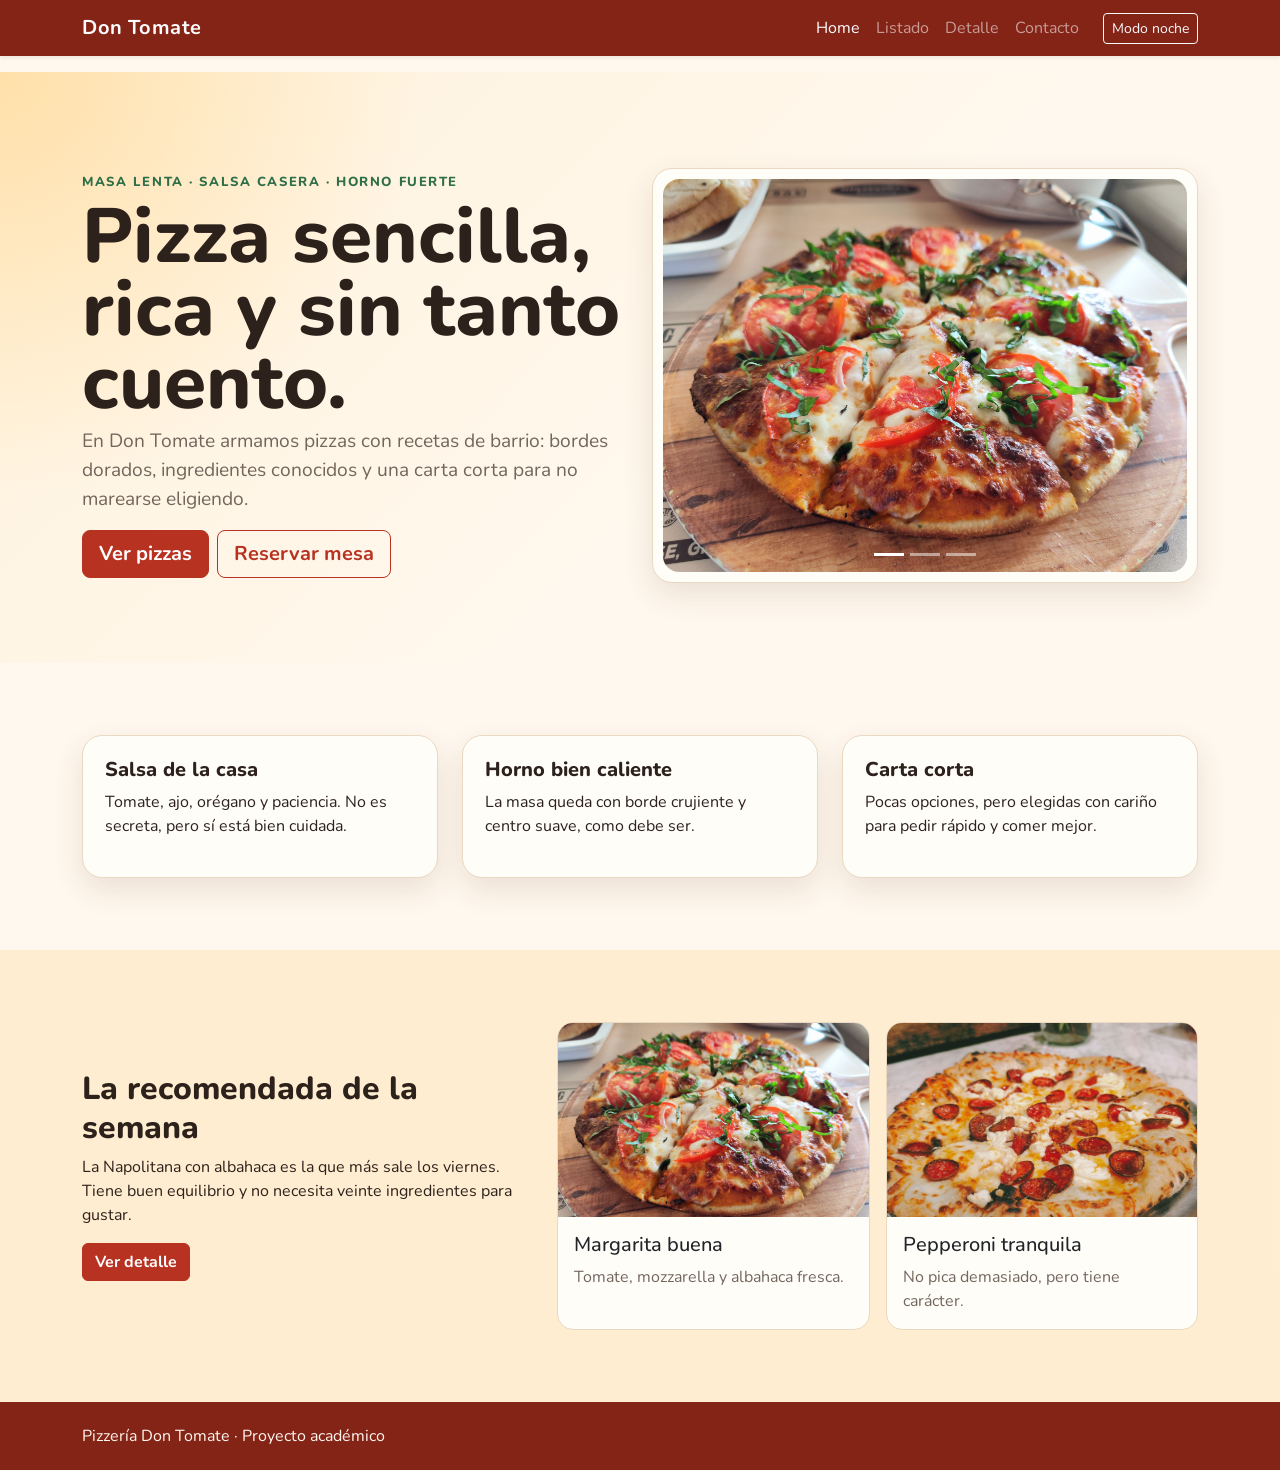
<file: index.html>
<!DOCTYPE html>
<html lang="es">
  <head>
    <meta charset="utf-8">
    <meta name="viewport" content="width=device-width, initial-scale=1">
    <meta name="description" content="Pizzería Don Tomate, mini catálogo para evaluación HTML CSS JS.">
    <title>Pizzería Don Tomate | Inicio</title>
    <link rel="preconnect" href="https://fonts.googleapis.com">
    <link rel="preconnect" href="https://fonts.gstatic.com" crossorigin>
    <link href="https://fonts.googleapis.com/css2?family=Nunito:wght@400;600;700;800&display=swap" rel="stylesheet">
    <link href="https://cdn.jsdelivr.net/npm/bootstrap@5.3.3/dist/css/bootstrap.min.css" rel="stylesheet">
    <link rel="stylesheet" href="css/custom.css">
  </head>
  <body>
    <!-- Encabezado con menú de navegación para moverse por las páginas -->
    <header>
      <nav class="navbar navbar-expand-lg navbar-dark fixed-top shadow-sm">
        <div class="container">
          <a class="navbar-brand fw-bold" href="index.html">Don Tomate</a>
          <button class="navbar-toggler" type="button" data-bs-toggle="collapse" data-bs-target="#menuPrincipal" aria-controls="menuPrincipal" aria-expanded="false" aria-label="Abrir menú">
            <span class="navbar-toggler-icon"></span>
          </button>
          <div class="collapse navbar-collapse" id="menuPrincipal">
            <ul class="navbar-nav ms-auto mb-2 mb-lg-0">
              <li class="nav-item"><a class="nav-link active" aria-current="page" href="index.html">Home</a></li>
              <li class="nav-item"><a class="nav-link" href="listado.html">Listado</a></li>
              <li class="nav-item"><a class="nav-link" href="detalle.html">Detalle</a></li>
              <li class="nav-item"><a class="nav-link" href="contacto.html">Contacto</a></li>
            </ul>
            <button class="btn btn-sm btn-outline-light ms-lg-3 theme-button" type="button" data-theme-toggle>Modo noche</button>
          </div>
        </div>
      </nav>
    </header>

    <main>
      <!-- Sección principal de bienvenida con texto y carrusel de imágenes -->
      <section class="hero-section">
        <div class="container">
          <div class="row align-items-center g-4">
            <div class="col-lg-6">
              <p class="eyebrow">masa lenta · salsa casera · horno fuerte</p>
              <h1>Pizza sencilla, rica y sin tanto cuento.</h1>
              <p class="hero-text">En Don Tomate armamos pizzas con recetas de barrio: bordes dorados, ingredientes conocidos y una carta corta para no marearse eligiendo.</p>
              <div class="d-flex flex-column flex-sm-row gap-2">
                <a class="btn btn-brand btn-lg" href="listado.html">Ver pizzas</a>
                <a class="btn btn-outline-brand btn-lg" href="contacto.html">Reservar mesa</a>
              </div>
            </div>
            <div class="col-lg-6">
              <div id="carouselPizzas" class="carousel slide hero-card" data-bs-ride="carousel">
                <div class="carousel-indicators">
                  <button type="button" data-bs-target="#carouselPizzas" data-bs-slide-to="0" class="active" aria-current="true" aria-label="Pizza recién horneada"></button>
                  <button type="button" data-bs-target="#carouselPizzas" data-bs-slide-to="1" aria-label="Mesa con pizzas"></button>
                  <button type="button" data-bs-target="#carouselPizzas" data-bs-slide-to="2" aria-label="Ingredientes frescos"></button>
                </div>
                <div class="carousel-inner rounded-4">
                  <div class="carousel-item active">
                    <img src="img/margarita_con_albahaca.jpg" class="d-block w-100 hero-img" alt="Pizza de queso recién salida del horno">
                  </div>
                  <div class="carousel-item">
                    <img src="img/tres_quesos.jpg" class="d-block w-100 hero-img" alt="Pizza cortada sobre una tabla de madera">
                  </div>
                  <div class="carousel-item">
                    <img src="img/la_huerta.jpg" class="d-block w-100 hero-img" alt="Pizza con tomates y hojas verdes">
                  </div>
                </div>
              </div>
            </div>
          </div>
        </div>
      </section>

      <!-- Bloque con tres características simples de la pizzería -->
      <section class="section-pad">
        <div class="container">
          <div class="row g-4">
            <article class="col-md-4">
              <div class="info-card h-100">
                <h2>Salsa de la casa</h2>
                <p>Tomate, ajo, orégano y paciencia. No es secreta, pero sí está bien cuidada.</p>
              </div>
            </article>
            <article class="col-md-4">
              <div class="info-card h-100">
                <h2>Horno bien caliente</h2>
                <p>La masa queda con borde crujiente y centro suave, como debe ser.</p>
              </div>
            </article>
            <article class="col-md-4">
              <div class="info-card h-100">
                <h2>Carta corta</h2>
                <p>Pocas opciones, pero elegidas con cariño para pedir rápido y comer mejor.</p>
              </div>
            </article>
          </div>
        </div>
      </section>

      <!-- Sección destacada con pizzas recomendadas usando cards de Bootstrap -->
      <section class="section-pad section-warm">
        <div class="container">
          <div class="row align-items-center g-4">
            <div class="col-lg-5">
              <h2>La recomendada de la semana</h2>
              <p>La Napolitana con albahaca es la que más sale los viernes. Tiene buen equilibrio y no necesita veinte ingredientes para gustar.</p>
              <a class="btn btn-brand" href="detalle.html">Ver detalle</a>
            </div>
            <div class="col-lg-7">
              <div class="row g-3">
                <article class="col-md-6">
                  <div class="card pizza-card h-100">
                    <img src="img/margarita_con_albahaca.jpg" class="card-img-top" alt="Pizza margarita con albahaca">
                    <div class="card-body">
                      <h3 class="h5 card-title">Margarita buena</h3>
                      <p class="card-text">Tomate, mozzarella y albahaca fresca.</p>
                    </div>
                  </div>
                </article>
                <article class="col-md-6">
                  <div class="card pizza-card h-100">
                    <img src="img/pepperoni_tranquila.jpg" class="card-img-top" alt="Pizza pepperoni con queso derretido">
                    <div class="card-body">
                      <h3 class="h5 card-title">Pepperoni tranquila</h3>
                      <p class="card-text">No pica demasiado, pero tiene carácter.</p>
                    </div>
                  </div>
                </article>
              </div>
            </div>
          </div>
        </div>
      </section>
    </main>

    <!-- Pie de página con información breve del proyecto -->
    <footer class="site-footer">
      <div class="container d-flex flex-column flex-md-row justify-content-between gap-2">
        <p class="mb-0">Pizzería Don Tomate · Proyecto académico</p>
      </div>
    </footer>

    <script src="https://cdn.jsdelivr.net/npm/bootstrap@5.3.3/dist/js/bootstrap.bundle.min.js"></script>
    <script src="js/main.js"></script>
  </body>
</html>
</file>
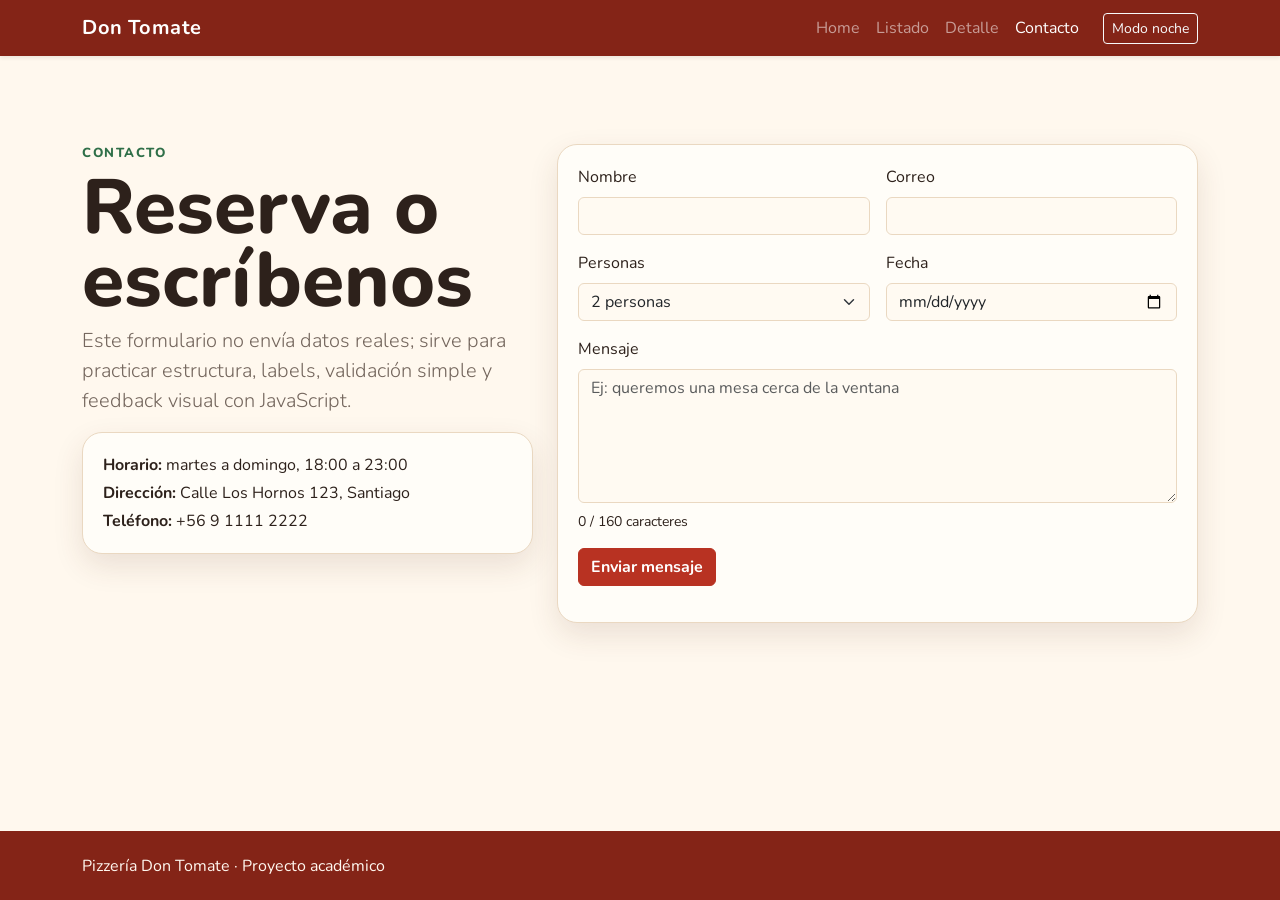
<file: contacto.html>
<!DOCTYPE html>
<html lang="es">
  <head>
    <meta charset="utf-8">
    <meta name="viewport" content="width=device-width, initial-scale=1">
    <meta name="description" content="Contacto y reservas de Pizzería Don Tomate.">
    <title>Pizzería Don Tomate | Contacto</title>
    <link rel="preconnect" href="https://fonts.googleapis.com">
    <link rel="preconnect" href="https://fonts.gstatic.com" crossorigin>
    <link href="https://fonts.googleapis.com/css2?family=Nunito:wght@400;600;700;800&display=swap" rel="stylesheet">
    <link href="https://cdn.jsdelivr.net/npm/bootstrap@5.3.3/dist/css/bootstrap.min.css" rel="stylesheet">
    <link rel="stylesheet" href="css/custom.css">
  </head>
  <body>
    <!-- Encabezado con navegación principal -->
    <header>
      <nav class="navbar navbar-expand-lg navbar-dark fixed-top shadow-sm">
        <div class="container">
          <a class="navbar-brand fw-bold" href="index.html">Don Tomate</a>
          <button class="navbar-toggler" type="button" data-bs-toggle="collapse" data-bs-target="#menuPrincipal" aria-controls="menuPrincipal" aria-expanded="false" aria-label="Abrir menú">
            <span class="navbar-toggler-icon"></span>
          </button>
          <div class="collapse navbar-collapse" id="menuPrincipal">
            <ul class="navbar-nav ms-auto mb-2 mb-lg-0">
              <li class="nav-item"><a class="nav-link" href="index.html">Home</a></li>
              <li class="nav-item"><a class="nav-link" href="listado.html">Listado</a></li>
              <li class="nav-item"><a class="nav-link" href="detalle.html">Detalle</a></li>
              <li class="nav-item"><a class="nav-link active" aria-current="page" href="contacto.html">Contacto</a></li>
            </ul>
            <button class="btn btn-sm btn-outline-light ms-lg-3 theme-button" type="button" data-theme-toggle>Modo noche</button>
          </div>
        </div>
      </nav>
    </header>

    <main class="page-main">
      <!-- Página de contacto con información y formulario -->
      <section class="container section-pad">
        <div class="row g-4">
          <div class="col-lg-5">
            <p class="eyebrow">contacto</p>
            <h1>Reserva o escríbenos</h1>
            <p class="lead">Este formulario no envía datos reales; sirve para practicar estructura, labels, validación simple y feedback visual con JavaScript.</p>
            <div class="contact-note">
              <p class="mb-1"><strong>Horario:</strong> martes a domingo, 18:00 a 23:00</p>
              <p class="mb-1"><strong>Dirección:</strong> Calle Los Hornos 123, Santiago</p>
              <p class="mb-0"><strong>Teléfono:</strong> +56 9 1111 2222</p>
            </div>
          </div>

          <div class="col-lg-7">
            <form class="contact-form" id="formContacto" novalidate>
              <div class="row g-3">
                <div class="col-md-6">
                  <label for="nombre" class="form-label">Nombre</label>
                  <input type="text" class="form-control" id="nombre" name="nombre" required>
                </div>
                <div class="col-md-6">
                  <label for="correo" class="form-label">Correo</label>
                  <input type="email" class="form-control" id="correo" name="correo" required>
                </div>
                <div class="col-md-6">
                  <label for="personas" class="form-label">Personas</label>
                  <select class="form-select" id="personas" name="personas">
                    <option value="2">2 personas</option>
                    <option value="3">3 personas</option>
                    <option value="4">4 personas</option>
                    <option value="5">5 o más</option>
                  </select>
                </div>
                <div class="col-md-6">
                  <label for="fecha" class="form-label">Fecha</label>
                  <input type="date" class="form-control" id="fecha" name="fecha">
                </div>
                <div class="col-12">
                  <label for="mensaje" class="form-label">Mensaje</label>
                  <textarea class="form-control" id="mensaje" name="mensaje" rows="5" maxlength="160" placeholder="Ej: queremos una mesa cerca de la ventana"></textarea>
                  <p class="small mt-2 mb-0" id="contadorMensaje">0 / 160 caracteres</p>
                </div>
                <div class="col-12">
                  <button class="btn btn-brand" type="submit">Enviar mensaje</button>
                </div>
              </div>
              <p class="feedback-text mt-3" id="respuestaFormulario" aria-live="polite"></p>
            </form>
          </div>
        </div>
      </section>
    </main>

    <!-- Pie de página -->
    <footer class="site-footer">
      <div class="container d-flex flex-column flex-md-row justify-content-between gap-2">
        <p class="mb-0">Pizzería Don Tomate · Proyecto académico</p>
      </div>
    </footer>

    <script src="https://cdn.jsdelivr.net/npm/bootstrap@5.3.3/dist/js/bootstrap.bundle.min.js"></script>
    <script src="js/main.js"></script>
  </body>
</html>
</file>
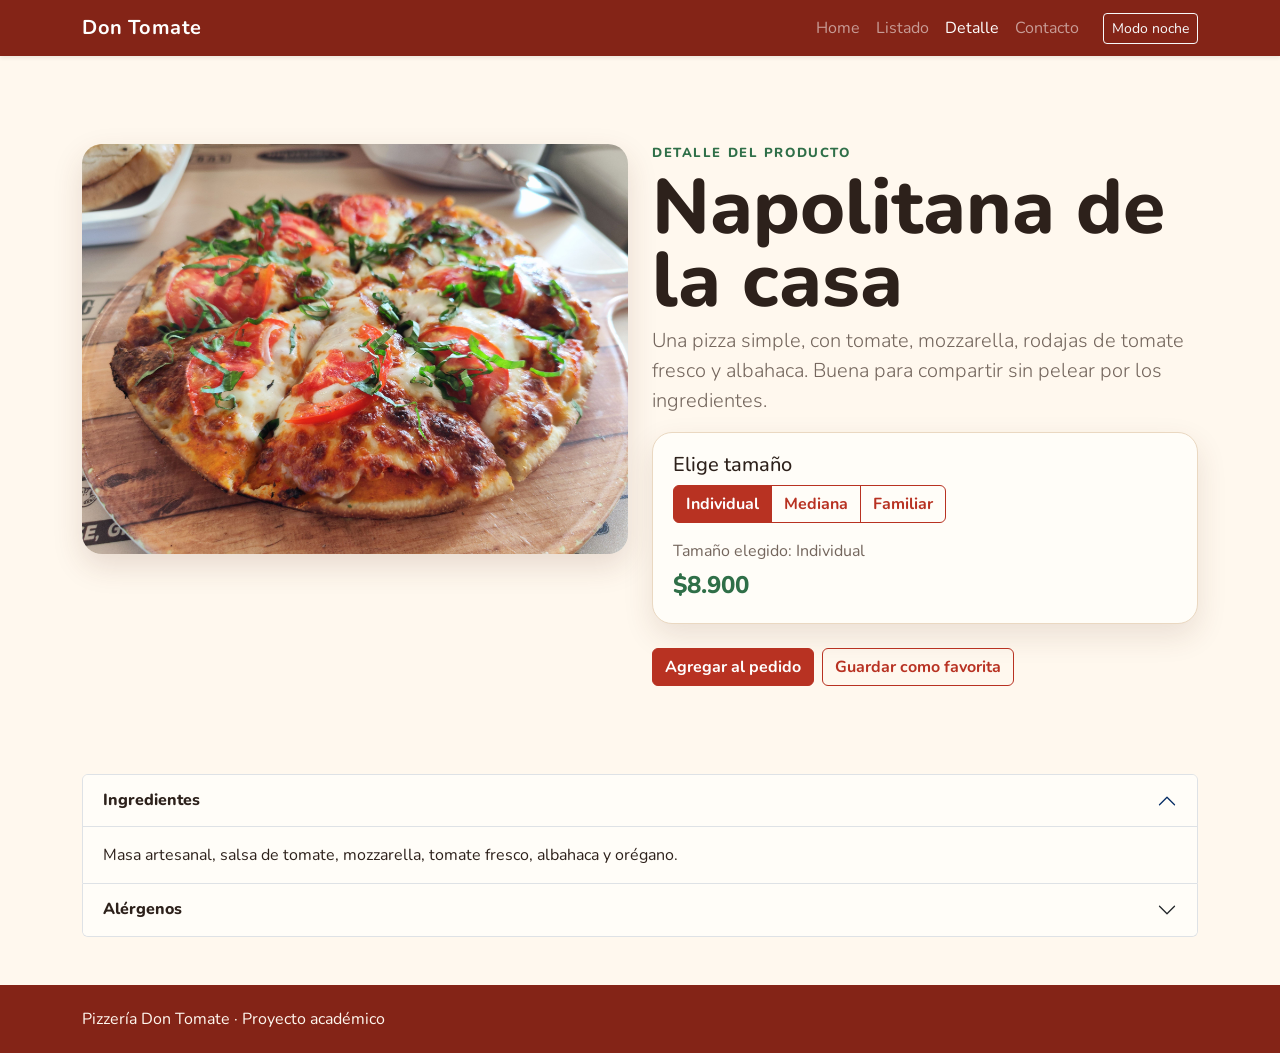
<file: detalle.html>
<!DOCTYPE html>
<html lang="es">
  <head>
    <meta charset="utf-8">
    <meta name="viewport" content="width=device-width, initial-scale=1">
    <meta name="description" content="Detalle de pizza Napolitana de Don Tomate.">
    <title>Pizzería Don Tomate | Detalle</title>
    <link rel="preconnect" href="https://fonts.googleapis.com">
    <link rel="preconnect" href="https://fonts.gstatic.com" crossorigin>
    <link href="https://fonts.googleapis.com/css2?family=Nunito:wght@400;600;700;800&display=swap" rel="stylesheet">
    <link href="https://cdn.jsdelivr.net/npm/bootstrap@5.3.3/dist/css/bootstrap.min.css" rel="stylesheet">
    <link rel="stylesheet" href="css/custom.css">
  </head>
  <body>
    <!-- Encabezado con navegación entre páginas -->
    <header>
      <nav class="navbar navbar-expand-lg navbar-dark fixed-top shadow-sm">
        <div class="container">
          <a class="navbar-brand fw-bold" href="index.html">Don Tomate</a>
          <button class="navbar-toggler" type="button" data-bs-toggle="collapse" data-bs-target="#menuPrincipal" aria-controls="menuPrincipal" aria-expanded="false" aria-label="Abrir menú">
            <span class="navbar-toggler-icon"></span>
          </button>
          <div class="collapse navbar-collapse" id="menuPrincipal">
            <ul class="navbar-nav ms-auto mb-2 mb-lg-0">
              <li class="nav-item"><a class="nav-link" href="index.html">Home</a></li>
              <li class="nav-item"><a class="nav-link" href="listado.html">Listado</a></li>
              <li class="nav-item"><a class="nav-link active" aria-current="page" href="detalle.html">Detalle</a></li>
              <li class="nav-item"><a class="nav-link" href="contacto.html">Contacto</a></li>
            </ul>
            <button class="btn btn-sm btn-outline-light ms-lg-3 theme-button" type="button" data-theme-toggle>Modo noche</button>
          </div>
        </div>
      </nav>
    </header>

    <main class="page-main">
      <!-- Detalle del producto seleccionado -->
      <section class="container section-pad">
        <div class="row g-4 align-items-start">
          <div class="col-lg-6">
            <img id="detalleImagen" class="detail-img" src="img/margarita_con_albahaca.jpg" alt="Pizza Napolitana con tomate y albahaca">
          </div>
          <article class="col-lg-6">
            <p class="eyebrow">detalle del producto</p>
            <h1 id="detalleTitulo">Napolitana de la casa</h1>
            <p class="lead" id="detalleDescripcion">Una pizza simple, con tomate, mozzarella, rodajas de tomate fresco y albahaca. Buena para compartir sin pelear por los ingredientes.</p>

            <div class="detail-panel">
              <h2 class="h5">Elige tamaño</h2>
              <div class="btn-group size-group" role="group" aria-label="Elegir tamaño de pizza">
                <button class="btn btn-outline-brand active" type="button" data-size-key="individual" data-size-price="8900" data-size-name="Individual">Individual</button>
                <button class="btn btn-outline-brand" type="button" data-size-key="mediana" data-size-price="11900" data-size-name="Mediana">Mediana</button>
                <button class="btn btn-outline-brand" type="button" data-size-key="familiar" data-size-price="14900" data-size-name="Familiar">Familiar</button>
              </div>
              <p class="selected-size mt-3 mb-1">Tamaño elegido: <span id="tamanoElegido">Individual</span></p>
              <p class="price fs-4 mb-0" id="precioPizza">$8.900</p>
            </div>

            <div class="d-flex flex-column flex-sm-row gap-2 mt-4">
              <button class="btn btn-brand" type="button" data-bs-toggle="modal" data-bs-target="#modalPedido">Agregar al pedido</button>
              <button class="btn btn-outline-brand" type="button" id="botonFavorito">Guardar como favorita</button>
            </div>
            <p id="mensajeFavorito" class="feedback-text mt-3" aria-live="polite"></p>
          </article>
        </div>
      </section>

      <!-- Información adicional en accordion de Bootstrap -->
      <section class="container pb-5">
        <div class="accordion custom-accordion" id="accordionPizza">
          <div class="accordion-item">
            <h2 class="accordion-header">
              <button class="accordion-button" type="button" data-bs-toggle="collapse" data-bs-target="#ingredientes" aria-expanded="true" aria-controls="ingredientes">
                Ingredientes
              </button>
            </h2>
            <div id="ingredientes" class="accordion-collapse collapse show" data-bs-parent="#accordionPizza">
              <div class="accordion-body" id="detalleIngredientes">Masa artesanal, salsa de tomate, mozzarella, tomate fresco, albahaca y orégano.</div>
            </div>
          </div>
          <div class="accordion-item">
            <h2 class="accordion-header">
              <button class="accordion-button collapsed" type="button" data-bs-toggle="collapse" data-bs-target="#alergenos" aria-expanded="false" aria-controls="alergenos">
                Alérgenos
              </button>
            </h2>
            <div id="alergenos" class="accordion-collapse collapse" data-bs-parent="#accordionPizza">
              <div class="accordion-body">Contiene gluten y lácteos. Puede tener trazas de frutos secos por preparación compartida.</div>
            </div>
          </div>
        </div>
      </section>

      <!-- Modal de Bootstrap que simula agregar la pizza al pedido -->
      <div class="modal fade" id="modalPedido" tabindex="-1" aria-labelledby="modalPedidoTitulo">
        <div class="modal-dialog">
          <div class="modal-content">
            <div class="modal-header">
              <h2 class="modal-title fs-5" id="modalPedidoTitulo">Pedido agregado</h2>
              <button type="button" class="btn-close" data-bs-dismiss="modal" aria-label="Cerrar"></button>
            </div>
            <div class="modal-body">
              <span id="detalleModal">Agregamos la Napolitana de la casa a tu pedido.</span> Para esta evaluación el pedido es solo demostrativo.
            </div>
            <div class="modal-footer">
              <a href="contacto.html" class="btn btn-brand">Ir a contacto</a>
              <button type="button" class="btn btn-outline-brand" data-bs-dismiss="modal">Seguir mirando</button>
            </div>
          </div>
        </div>
      </div>
    </main>

    <!-- Pie de página -->
    <footer class="site-footer">
      <div class="container d-flex flex-column flex-md-row justify-content-between gap-2">
        <p class="mb-0">Pizzería Don Tomate · Proyecto académico</p>
      </div>
    </footer>

    <script src="https://cdn.jsdelivr.net/npm/bootstrap@5.3.3/dist/js/bootstrap.bundle.min.js"></script>
    <script src="js/main.js"></script>
  </body>
</html>
</file>
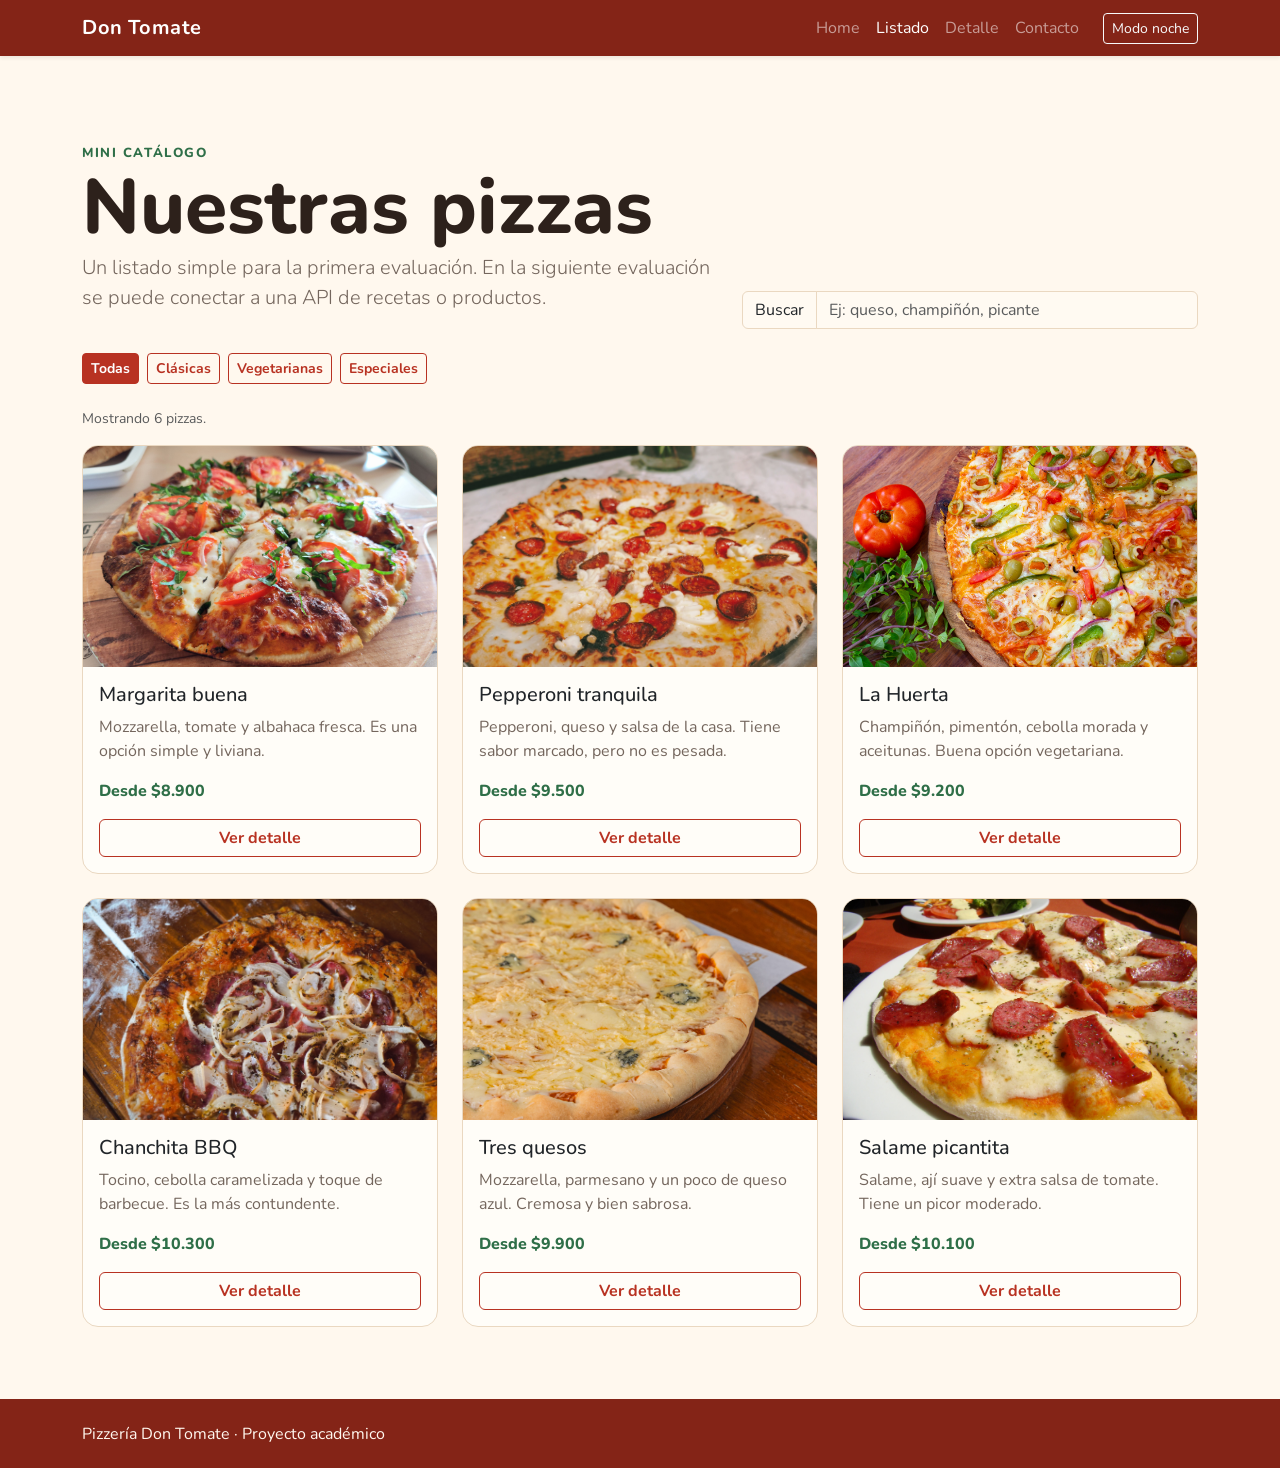
<file: listado.html>
<!DOCTYPE html>
<html lang="es">
  <head>
    <meta charset="utf-8">
    <meta name="viewport" content="width=device-width, initial-scale=1">
    <meta name="description" content="Listado de pizzas de Don Tomate.">
    <title>Pizzería Don Tomate | Listado</title>
    <link rel="preconnect" href="https://fonts.googleapis.com">
    <link rel="preconnect" href="https://fonts.gstatic.com" crossorigin>
    <link href="https://fonts.googleapis.com/css2?family=Nunito:wght@400;600;700;800&display=swap" rel="stylesheet">
    <link href="https://cdn.jsdelivr.net/npm/bootstrap@5.3.3/dist/css/bootstrap.min.css" rel="stylesheet">
    <link rel="stylesheet" href="css/custom.css">
  </head>
  <body>
    <!-- Encabezado con el menú principal del sitio -->
    <header>
      <nav class="navbar navbar-expand-lg navbar-dark fixed-top shadow-sm">
        <div class="container">
          <a class="navbar-brand fw-bold" href="index.html">Don Tomate</a>
          <button class="navbar-toggler" type="button" data-bs-toggle="collapse" data-bs-target="#menuPrincipal" aria-controls="menuPrincipal" aria-expanded="false" aria-label="Abrir menú">
            <span class="navbar-toggler-icon"></span>
          </button>
          <div class="collapse navbar-collapse" id="menuPrincipal">
            <ul class="navbar-nav ms-auto mb-2 mb-lg-0">
              <li class="nav-item"><a class="nav-link" href="index.html">Home</a></li>
              <li class="nav-item"><a class="nav-link active" aria-current="page" href="listado.html">Listado</a></li>
              <li class="nav-item"><a class="nav-link" href="detalle.html">Detalle</a></li>
              <li class="nav-item"><a class="nav-link" href="contacto.html">Contacto</a></li>
            </ul>
            <button class="btn btn-sm btn-outline-light ms-lg-3 theme-button" type="button" data-theme-toggle>Modo noche</button>
          </div>
        </div>
      </nav>
    </header>

    <main class="page-main">
      <!-- Título del catálogo y buscador para filtrar pizzas -->
      <section class="container section-pad">
        <div class="row align-items-end g-3 mb-4">
          <div class="col-lg-7">
            <p class="eyebrow">mini catálogo</p>
            <h1>Nuestras pizzas</h1>
            <p class="lead">Un listado simple para la primera evaluación. En la siguiente evaluación se puede conectar a una API de recetas o productos.</p>
          </div>
          <div class="col-lg-5">
            <label for="busquedaPizza" class="form-label visually-hidden">Buscar pizzas</label>
            <div class="input-group">
              <span class="input-group-text">Buscar</span>
              <input id="busquedaPizza" type="search" class="form-control" placeholder="Ej: queso, champiñón, picante">
            </div>
          </div>
        </div>

        <!-- Botones para filtrar por categoría -->
        <div class="filter-box mb-4">
          <button class="btn btn-brand btn-sm" type="button" data-filter="todas">Todas</button>
          <button class="btn btn-outline-brand btn-sm" type="button" data-filter="clasica">Clásicas</button>
          <button class="btn btn-outline-brand btn-sm" type="button" data-filter="vegetariana">Vegetarianas</button>
          <button class="btn btn-outline-brand btn-sm" type="button" data-filter="especial">Especiales</button>
        </div>

        <p id="resultadoFiltro" class="small text-muted">Mostrando 6 pizzas.</p>

        <!-- JavaScript arma este listado desde los datos dummy de main.js -->
        <div class="row g-4" id="catalogoPizzas"></div>
      </section>
    </main>

    <!-- Pie de página -->
    <footer class="site-footer">
      <div class="container d-flex flex-column flex-md-row justify-content-between gap-2">
        <p class="mb-0">Pizzería Don Tomate · Proyecto académico</p>
      </div>
    </footer>

    <script src="https://cdn.jsdelivr.net/npm/bootstrap@5.3.3/dist/js/bootstrap.bundle.min.js"></script>
    <script src="js/main.js"></script>
  </body>
</html>
</file>
<file: css/custom.css>
/* Variables principales para cambiar colores y fuente en un solo lugar */
:root {
  --color-bg: #fff8ee;
  --color-paper: #fffdf8;
  --color-tomato: #b83222;
  --color-tomato-dark: #842417;
  --color-basil: #2f6f48;
  --color-ink: #2d211b;
  --color-muted: #74665d;
  --color-border: #ead8c1;
  --font-main: "Nunito", Arial, sans-serif;
}

/* Estilo base de todo el sitio */
html {
  min-height: 100%;
}

body {
  background: var(--color-bg);
  color: var(--color-ink);
  display: flex;
  flex-direction: column;
  font-family: var(--font-main);
  min-height: 100vh;
  padding-top: 72px;
}

/* Hace que el contenido ocupe el espacio disponible y empuje el footer hacia abajo */
body > main {
  flex: 1 0 auto;
}

/* Cambia algunos colores cuando el usuario activa modo oscuro */
body.dark-mode {
  --color-bg: #201715;
  --color-paper: #2d211d;
  --color-ink: #fff4e4;
  --color-muted: #d8c5b2;
  --color-border: #4a3831;
}

/* Color propio para la barra de navegación */
.navbar {
  background: var(--color-tomato-dark);
}

.navbar-brand {
  letter-spacing: .03em;
}

/* Sección hero de la página inicial */
.hero-section {
  padding: 4rem 0 3rem;
  background:
    radial-gradient(circle at top left, rgba(255, 209, 128, .55), transparent 30%),
    linear-gradient(135deg, #fff2db 0%, var(--color-bg) 60%);
}

/* Versión del hero cuando está activo el modo oscuro */
.dark-mode .hero-section {
  background:
    radial-gradient(circle at top left, rgba(184, 50, 34, .28), transparent 32%),
    linear-gradient(135deg, #2c1b18 0%, var(--color-bg) 70%);
}

/* Mantiene las páginas interiores con altura suficiente */
.page-main {
  min-height: 72vh;
}

/* Espaciado reutilizable para secciones */
.section-pad {
  padding-top: 3rem;
  padding-bottom: 3rem;
}

/* Fondo cálido para separar una sección de otra */
.section-warm {
  background: rgba(255, 229, 186, .55);
}

.dark-mode .section-warm {
  background: rgba(132, 36, 23, .16);
}

/* Texto pequeño superior usado como etiqueta */
.eyebrow {
  color: var(--color-basil);
  font-size: .82rem;
  font-weight: 800;
  letter-spacing: .12em;
  margin-bottom: .5rem;
  text-transform: uppercase;
}

/* Títulos más marcados para dar identidad */
h1,
h2,
h3 {
  font-weight: 800;
}

h1 {
  font-size: clamp(2.2rem, 8vw, 4.8rem);
  line-height: .95;
}

.hero-text,
.lead {
  color: var(--color-muted);
}

/* Botón principal personalizado */
.btn-brand {
  background: var(--color-tomato);
  border-color: var(--color-tomato);
  color: #fff;
  font-weight: 700;
}

/* Estado hover/focus del botón principal */
.btn-brand:hover,
.btn-brand:focus {
  background: var(--color-tomato-dark);
  border-color: var(--color-tomato-dark);
  color: #fff;
}

/* Botón secundario con borde */
.btn-outline-brand {
  border-color: var(--color-tomato);
  color: var(--color-tomato);
  font-weight: 700;
}

/* Estado activo o hover del botón secundario */
.btn-outline-brand:hover,
.btn-outline-brand:focus,
.btn-outline-brand.active {
  background: var(--color-tomato);
  border-color: var(--color-tomato);
  color: #fff;
}

/* Cajas blancas usadas en cards, formulario y detalle */
.hero-card,
.info-card,
.contact-form,
.contact-note,
.detail-panel {
  background: var(--color-paper);
  border: 1px solid var(--color-border);
  border-radius: 1.25rem;
  box-shadow: 0 12px 30px rgba(91, 50, 32, .12);
}

/* Ajustes visuales del carrusel principal */
.hero-card {
  padding: .6rem;
}

.hero-img {
  aspect-ratio: 4 / 3;
  object-fit: cover;
}

/* Tarjetas informativas de la home */
.info-card {
  padding: 1.4rem;
}

.info-card h2 {
  font-size: 1.25rem;
}

/* Tarjetas de productos del catálogo */
.pizza-card {
  background: var(--color-paper);
  border: 1px solid var(--color-border);
  border-radius: 1rem;
  overflow: hidden;
}

/* Imágenes de las pizzas con el mismo formato */
.pizza-card img {
  aspect-ratio: 16 / 10;
  object-fit: cover;
}

.pizza-card .card-text {
  color: var(--color-muted);
}

/* Precio destacado en verde */
.price {
  color: var(--color-basil);
  font-weight: 800;
}

/* Contenedor de botones de filtro */
.filter-box {
  display: flex;
  flex-wrap: wrap;
  gap: .5rem;
}

/* Clase que usa JavaScript para ocultar productos filtrados */
.pizza-item.is-hidden {
  display: none;
}

/* Imagen grande de la página detalle */
.detail-img {
  border-radius: 1.25rem;
  box-shadow: 0 12px 30px rgba(91, 50, 32, .15);
  max-height: 520px;
  object-fit: cover;
  width: 100%;
}

/* Paneles interiores con padding */
.detail-panel,
.contact-form,
.contact-note {
  padding: 1.25rem;
}

/* Texto donde se muestra el tamaño elegido */
.selected-size {
  color: var(--color-muted);
}

/* Mensajes de respuesta de JS */
.feedback-text {
  color: var(--color-basil);
  font-weight: 700;
}

/* Ajustes del accordion para que combine con el diseño */
.custom-accordion .accordion-button {
  background: var(--color-paper);
  color: var(--color-ink);
  font-weight: 800;
}

.custom-accordion .accordion-body,
.custom-accordion .accordion-item {
  background: var(--color-paper);
  color: var(--color-ink);
}

/* Campos de formulario con borde suave */
.form-control,
.form-select,
.input-group-text {
  background-color: #fffaf2;
  border-color: var(--color-border);
}

/* Campos de formulario en modo oscuro */
.dark-mode .form-control,
.dark-mode .form-select,
.dark-mode .input-group-text {
  background-color: #3a2b25;
  color: var(--color-ink);
}

/* Alineación del contenido de las cards */
.pizza-card .card-body {
  display: flex;
  flex-direction: column;
}

.pizza-card .btn {
  margin-top: auto;
}

/* Modal en modo oscuro */
body.dark-mode .modal-content {
  background-color: var(--color-paper);
  color: var(--color-ink);
  border-color: var(--color-border);
}

body.dark-mode .modal-header,
body.dark-mode .modal-footer {
  border-color: var(--color-border);
}

body.dark-mode .modal-title,
body.dark-mode .modal-body {
  color: var(--color-ink);
}

/* Botón X del modal */
body.dark-mode .modal-header .btn-close {
  filter: invert(1);
}

/* Textos de las cards en modo oscuro */
body.dark-mode .pizza-card .card-title {
  color: var(--color-ink);
}

/* Pie de página */
.site-footer {
  background: var(--color-tomato-dark);
  color: #fff7ef;
  flex-shrink: 0;
  padding: 1.4rem 0;
}

/* Cambios para pantallas de escritorio */
@media (min-width: 992px) {
  .hero-section {
    padding: 6rem 0 5rem;
  }

  .hero-text {
    font-size: 1.2rem;
    max-width: 34rem;
  }

  .section-pad {
    padding-top: 4.5rem;
    padding-bottom: 4.5rem;
  }
}

/* Mejoras visuales del menú móvil */
@media (max-width: 991.98px) {
  .navbar-nav .nav-link {
    padding: .6rem .75rem;
    border-radius: .5rem;
    transition: background-color .2s ease, color .2s ease;
  }

  .navbar-nav .nav-link:hover,
  .navbar-nav .nav-link:focus {
    background-color: rgba(255, 255, 255, .12);
    color: #fff;
  }

  .navbar-nav .nav-link.active {
    background-color: rgba(255, 255, 255, .16);
    color: #fff;
  }

  .navbar-nav {
    gap: .2rem;
  }
}
</file>
